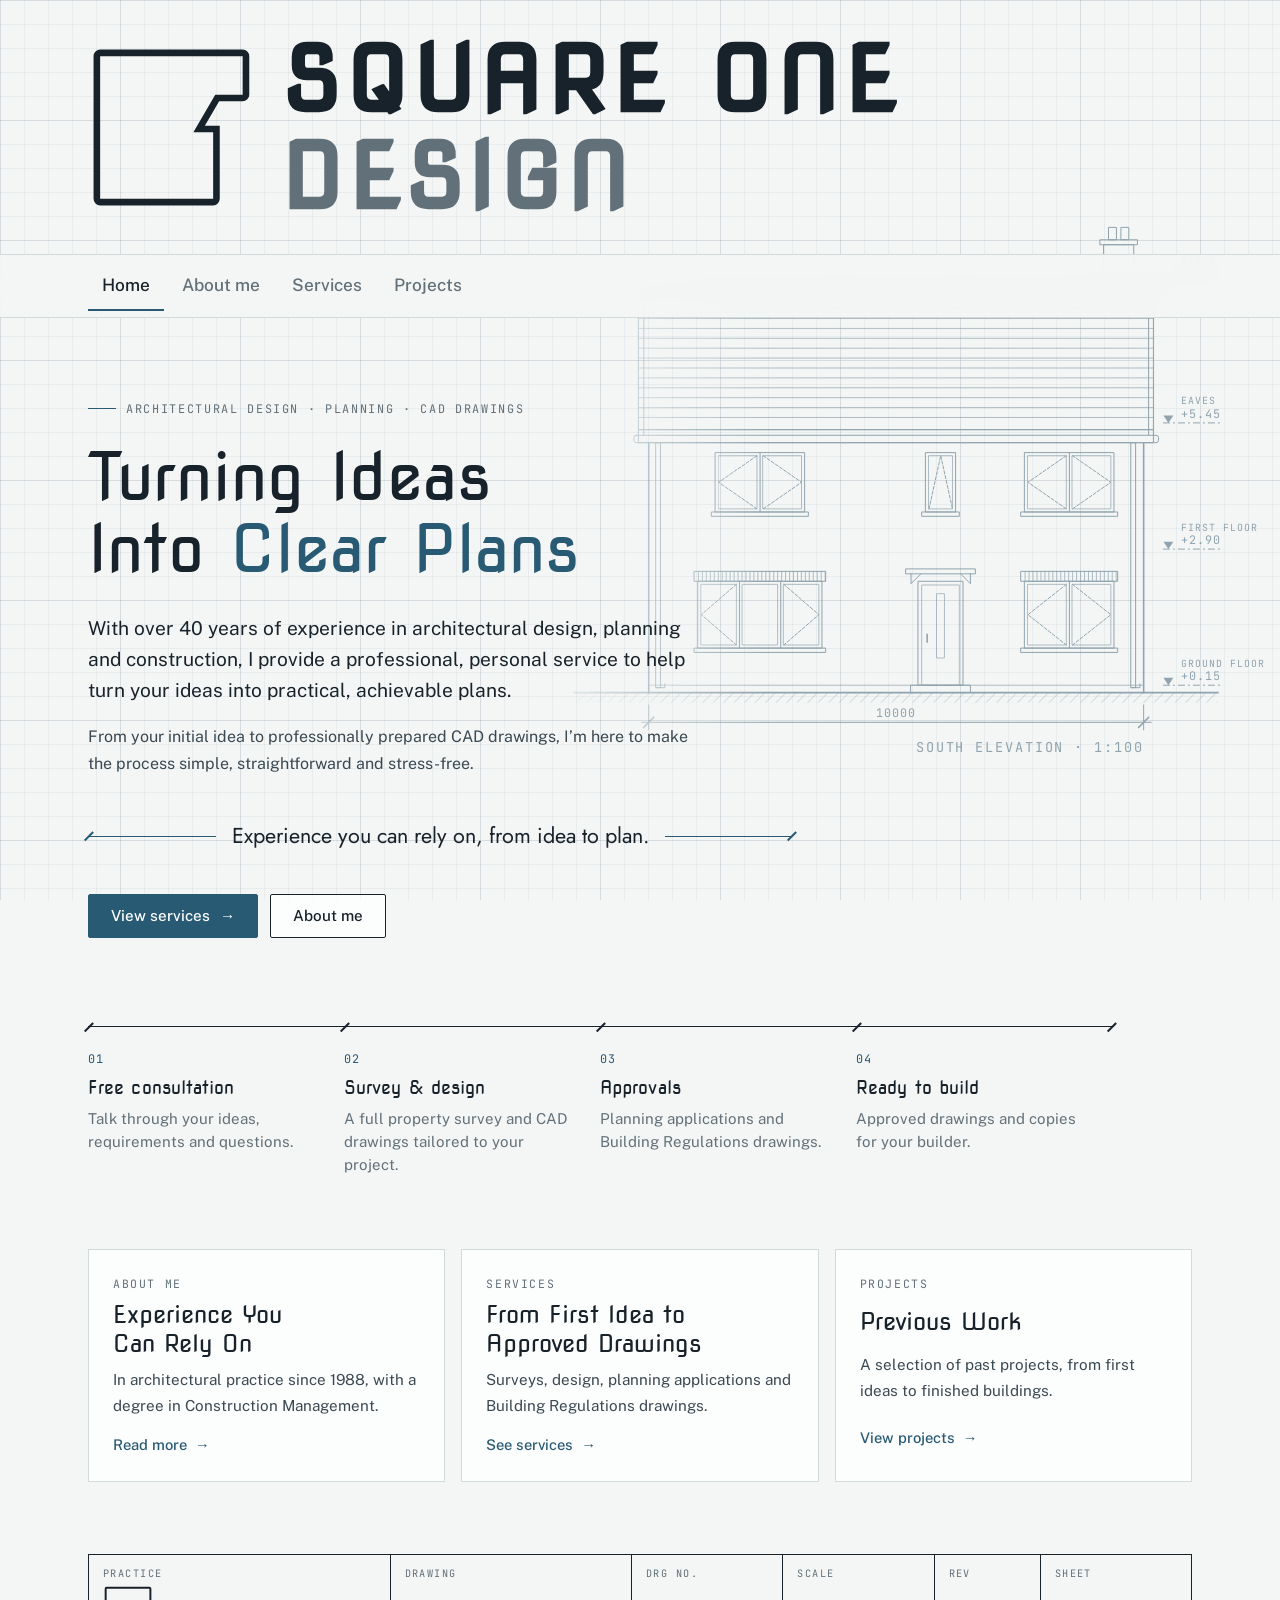
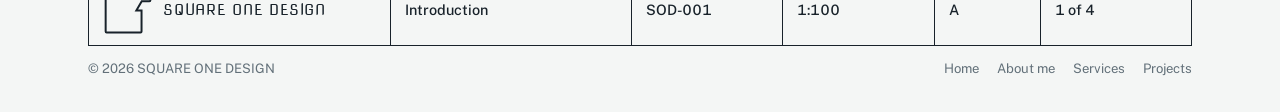
<file: index.html>
<!doctype html>
<html lang="en-GB">
<head>
<meta charset="utf-8">
<meta name="viewport" content="width=device-width, initial-scale=1, viewport-fit=cover">
<meta name="description" content="Square One Design — architectural design, planning applications and Building Regulations drawings, with over 40 years of experience.">
<meta property="og:title" content="Square One Design">
<meta property="og:description" content="Turning ideas into clear plans. Architectural design, planning and CAD drawings.">
<link rel="icon" href="favicon.svg" type="image/svg+xml">
<title>Square One Design</title>
<link rel="preconnect" href="https://fonts.googleapis.com">
<link rel="preconnect" href="https://fonts.gstatic.com" crossorigin>
<link rel="stylesheet" href="https://fonts.googleapis.com/css2?family=Jost:wght@300;400;500&family=Nova+Square&family=Public+Sans:wght@400;500;600&family=JetBrains+Mono:wght@400&display=swap">
<link rel="stylesheet" href="css/style.css">
</head>
<body>
<div class="backdrop" aria-hidden="true">
  <svg class="dwg is-on" id="dwg-elev" viewBox="0 0 600 450" xmlns="http://www.w3.org/2000/svg"><defs><pattern id="he" width="6" height="6" patternUnits="userSpaceOnUse" patternTransform="rotate(45)"><line class="hl" x1="0" y1="0" x2="0" y2="6"/></pattern></defs><rect class="" x="40" y="392" width="520" height="8" style="fill:url(#he);stroke:none"/><line class="d heavy" x1="40" y1="392" x2="560" y2="392"/><path class="d heavy" d="M100 392 V190 M500 392 V190"/><line class="d thin" x1="100" y1="386" x2="500" y2="386"/><rect class="d" x="92" y="65.62" width="416" height="113.86"/><rect class="d" x="90" y="61.12" width="420" height="6.5" rx="1.5"/><line class="d thin" x1="92" y1="73.62" x2="508" y2="73.62"/><line class="d thin" x1="92" y1="81.62" x2="508" y2="81.62"/><line class="d thin" x1="92" y1="89.62" x2="508" y2="89.62"/><line class="d thin" x1="92" y1="97.62" x2="508" y2="97.62"/><line class="d thin" x1="92" y1="105.62" x2="508" y2="105.62"/><line class="d thin" x1="92" y1="113.62" x2="508" y2="113.62"/><line class="d thin" x1="92" y1="121.62" x2="508" y2="121.62"/><line class="d thin" x1="92" y1="129.62" x2="508" y2="129.62"/><line class="d thin" x1="92" y1="137.62" x2="508" y2="137.62"/><line class="d thin" x1="92" y1="145.62" x2="508" y2="145.62"/><line class="d thin" x1="92" y1="153.62" x2="508" y2="153.62"/><line class="d thin" x1="92" y1="161.62" x2="508" y2="161.62"/><line class="d thin" x1="92" y1="169.62" x2="508" y2="169.62"/><rect class="d" x="92" y="179.48" width="416" height="10.52"/><rect class="d" x="88" y="184" width="424" height="6" rx="2"/><line class="d" x1="96" y1="65.62" x2="96" y2="184"/><line class="d" x1="504" y1="65.62" x2="504" y2="184"/><rect class="d" x="468" y="30" width="24" height="31.12"/><rect class="d" x="465" y="26" width="30" height="4"/><rect class="d" x="472" y="16" width="6" height="10"/><rect class="d" x="482" y="16" width="6" height="10"/><rect class="d" x="106" y="190" width="3.5" height="198"/><path class="d" d="M106 388 h7 v-3"/><rect class="d" x="490" y="190" width="3.5" height="198"/><path class="d" d="M490 388 h7 v-3"/><rect class="d" x="137" y="294" width="106" height="8"/><line class="d thin" x1="140.2" y1="294" x2="140.2" y2="302"/><line class="d thin" x1="143.4" y1="294" x2="143.4" y2="302"/><line class="d thin" x1="146.6" y1="294" x2="146.6" y2="302"/><line class="d thin" x1="149.8" y1="294" x2="149.8" y2="302"/><line class="d thin" x1="153" y1="294" x2="153" y2="302"/><line class="d thin" x1="156.2" y1="294" x2="156.2" y2="302"/><line class="d thin" x1="159.4" y1="294" x2="159.4" y2="302"/><line class="d thin" x1="162.6" y1="294" x2="162.6" y2="302"/><line class="d thin" x1="165.8" y1="294" x2="165.8" y2="302"/><line class="d thin" x1="169" y1="294" x2="169" y2="302"/><line class="d thin" x1="172.2" y1="294" x2="172.2" y2="302"/><line class="d thin" x1="175.4" y1="294" x2="175.4" y2="302"/><line class="d thin" x1="178.6" y1="294" x2="178.6" y2="302"/><line class="d thin" x1="181.8" y1="294" x2="181.8" y2="302"/><line class="d thin" x1="185" y1="294" x2="185" y2="302"/><line class="d thin" x1="188.2" y1="294" x2="188.2" y2="302"/><line class="d thin" x1="191.4" y1="294" x2="191.4" y2="302"/><line class="d thin" x1="194.6" y1="294" x2="194.6" y2="302"/><line class="d thin" x1="197.8" y1="294" x2="197.8" y2="302"/><line class="d thin" x1="201" y1="294" x2="201" y2="302"/><line class="d thin" x1="204.2" y1="294" x2="204.2" y2="302"/><line class="d thin" x1="207.4" y1="294" x2="207.4" y2="302"/><line class="d thin" x1="210.6" y1="294" x2="210.6" y2="302"/><line class="d thin" x1="213.8" y1="294" x2="213.8" y2="302"/><line class="d thin" x1="217" y1="294" x2="217" y2="302"/><line class="d thin" x1="220.2" y1="294" x2="220.2" y2="302"/><line class="d thin" x1="223.4" y1="294" x2="223.4" y2="302"/><line class="d thin" x1="226.6" y1="294" x2="226.6" y2="302"/><line class="d thin" x1="229.8" y1="294" x2="229.8" y2="302"/><line class="d thin" x1="233" y1="294" x2="233" y2="302"/><line class="d thin" x1="236.2" y1="294" x2="236.2" y2="302"/><line class="d thin" x1="239.4" y1="294" x2="239.4" y2="302"/><line class="d thin" x1="242.6" y1="294" x2="242.6" y2="302"/><rect class="d" x="137" y="356" width="106" height="3.5"/><rect class="d" x="140" y="302" width="100" height="54"/><rect class="d thin" x="142.5" y="304.5" width="28.33" height="49"/><path class="d dash2" d="M170.83 304.5 L142.5 329 L170.83 353.5"/><line class="d" x1="173.33" y1="302" x2="173.33" y2="356"/><rect class="d thin" x="175.83" y="304.5" width="28.33" height="49"/><line class="d" x1="206.67" y1="302" x2="206.67" y2="356"/><rect class="d thin" x="209.17" y="304.5" width="28.33" height="49"/><path class="d dash2" d="M209.17 304.5 L237.5 329 L209.17 353.5"/><rect class="d" x="401" y="294" width="78" height="8"/><line class="d thin" x1="404.2" y1="294" x2="404.2" y2="302"/><line class="d thin" x1="407.4" y1="294" x2="407.4" y2="302"/><line class="d thin" x1="410.6" y1="294" x2="410.6" y2="302"/><line class="d thin" x1="413.8" y1="294" x2="413.8" y2="302"/><line class="d thin" x1="417" y1="294" x2="417" y2="302"/><line class="d thin" x1="420.2" y1="294" x2="420.2" y2="302"/><line class="d thin" x1="423.4" y1="294" x2="423.4" y2="302"/><line class="d thin" x1="426.6" y1="294" x2="426.6" y2="302"/><line class="d thin" x1="429.8" y1="294" x2="429.8" y2="302"/><line class="d thin" x1="433" y1="294" x2="433" y2="302"/><line class="d thin" x1="436.2" y1="294" x2="436.2" y2="302"/><line class="d thin" x1="439.4" y1="294" x2="439.4" y2="302"/><line class="d thin" x1="442.6" y1="294" x2="442.6" y2="302"/><line class="d thin" x1="445.8" y1="294" x2="445.8" y2="302"/><line class="d thin" x1="449" y1="294" x2="449" y2="302"/><line class="d thin" x1="452.2" y1="294" x2="452.2" y2="302"/><line class="d thin" x1="455.4" y1="294" x2="455.4" y2="302"/><line class="d thin" x1="458.6" y1="294" x2="458.6" y2="302"/><line class="d thin" x1="461.8" y1="294" x2="461.8" y2="302"/><line class="d thin" x1="465" y1="294" x2="465" y2="302"/><line class="d thin" x1="468.2" y1="294" x2="468.2" y2="302"/><line class="d thin" x1="471.4" y1="294" x2="471.4" y2="302"/><line class="d thin" x1="474.6" y1="294" x2="474.6" y2="302"/><line class="d thin" x1="477.8" y1="294" x2="477.8" y2="302"/><rect class="d" x="401" y="356" width="78" height="3.5"/><rect class="d" x="404" y="302" width="72" height="54"/><rect class="d thin" x="406.5" y="304.5" width="31" height="49"/><path class="d dash2" d="M437.5 304.5 L406.5 329 L437.5 353.5"/><line class="d" x1="440" y1="302" x2="440" y2="356"/><rect class="d thin" x="442.5" y="304.5" width="31" height="49"/><path class="d dash2" d="M442.5 304.5 L473.5 329 L442.5 353.5"/><rect class="d" x="318" y="302" width="36" height="84"/><rect class="d thin" x="321" y="305" width="30" height="81"/><rect class="d thin" x="333" y="312" width="6" height="52"/><line class="d heavy" x1="325" y1="345" x2="325" y2="351"/><rect class="d" x="308" y="292" width="56" height="4"/><path class="d" d="M312 296.0 L312 304.0 L320 296.0"/><path class="d" d="M360 296.0 L360 304.0 L352 296.0"/><rect class="d" x="312" y="386" width="48" height="6"/><rect class="d" x="151" y="246" width="78" height="3.5"/><rect class="d" x="154" y="198" width="72" height="48"/><rect class="d thin" x="156.5" y="200.5" width="31" height="43"/><path class="d dash2" d="M187.5 200.5 L156.5 222 L187.5 243.5"/><line class="d" x1="190" y1="198" x2="190" y2="246"/><rect class="d thin" x="192.5" y="200.5" width="31" height="43"/><path class="d dash2" d="M192.5 200.5 L223.5 222 L192.5 243.5"/><rect class="d" x="321" y="246" width="30" height="3.5"/><rect class="d" x="324" y="198" width="24" height="48"/><rect class="d thin" x="326.5" y="200.5" width="19" height="43"/><path class="d dash2" d="M326.5 243.5 L336 200.5 L345.5 243.5"/><rect class="d" x="401" y="246" width="78" height="3.5"/><rect class="d" x="404" y="198" width="72" height="48"/><rect class="d thin" x="406.5" y="200.5" width="31" height="43"/><path class="d dash2" d="M437.5 200.5 L406.5 222 L437.5 243.5"/><line class="d" x1="440" y1="198" x2="440" y2="246"/><rect class="d thin" x="442.5" y="200.5" width="31" height="43"/><path class="d dash2" d="M442.5 200.5 L473.5 222 L442.5 243.5"/><line class="d" x1="100" y1="402" x2="100" y2="422"/><line class="d" x1="500" y1="402" x2="500" y2="422"/><line class="d" x1="94" y1="416" x2="506" y2="416"/><line class="d heavy" x1="96" y1="420" x2="104" y2="412"/><line class="d heavy" x1="496" y1="420" x2="504" y2="412"/><text x="300" y="412" text-anchor="middle">10000</text><line class="d dash" x1="516" y1="61.12" x2="562" y2="61.12"/><path class="solid" d="M520 61.12 L516 55.12 L524 55.12 Z"/><text x="530" y="57.12">+8.27</text><text x="530" y="46.12" class="sm">RIDGE</text><line class="d dash" x1="516" y1="174" x2="562" y2="174"/><path class="solid" d="M520 174 L516 168 L524 168 Z"/><text x="530" y="170">+5.45</text><text x="530" y="159" class="sm">EAVES</text><line class="d dash" x1="516" y1="276" x2="562" y2="276"/><path class="solid" d="M520 276 L516 270 L524 270 Z"/><text x="530" y="272">+2.90</text><text x="530" y="261" class="sm">FIRST FLOOR</text><line class="d dash" x1="516" y1="386" x2="562" y2="386"/><path class="solid" d="M520 386 L516 380 L524 380 Z"/><text x="530" y="382">+0.15</text><text x="530" y="371" class="sm">GROUND FLOOR</text><text x="500" y="440" text-anchor="end" class="big">SOUTH ELEVATION · 1:100</text></svg>
</div>

<div class="site">
  <header class="masthead">
    <div class="wrap">
      <a class="brand" href="index.html" aria-label="Square One Design — home">
        <svg class="logo" viewBox="0 0 960 960" aria-hidden="true"><path d="M51 70A19 19 0 0 1 70 51H891A19 19 0 0 1 910 70V292A19 19 0 0 1 891 311H744L640 490H740V892A19 19 0 0 1 721 911H70A19 19 0 0 1 51 892Z"/></svg>
        <span class="wordmark"><span class="wm-1">Square One</span> <span class="wm-2">Design</span></span>
      </a>
    </div>
  </header>
  <div class="navbar">
    <div class="wrap">
      <nav class="nav" aria-label="Main">
        <a href="index.html" aria-current="page">Home</a>
        <a href="about.html">About me</a>
        <a href="services.html">Services</a>
        <a href="projects.html">Projects</a>
      </nav>
    </div>
  </div>

  <main class="wrap">

    <!-- INTRODUCTION -->
    <section class="page" id="page-home">
      <p class="eyebrow">Architectural design · Planning · CAD drawings</p>
      <h1>Turning Ideas Into <em>Clear Plans</em></h1>
      <div class="prose">
        <p class="lead">With over 40 years of experience in architectural design, planning and construction, I provide a professional, personal service to help turn your ideas into practical, achievable plans.</p>
        <p>From your initial idea to professionally prepared CAD drawings, I’m here to make the process simple, straightforward and stress-free.</p>
      </div>
      <p class="dim"><span class="dim-rule only-left"></span><span class="dim-text">Experience you can rely on, from idea to plan.</span><span class="dim-rule only-right"></span></p>
      <div class="actions">
        <a class="btn btn-primary" href="services.html">View services <span class="arrow" aria-hidden="true">→</span></a>
        <a class="btn btn-ghost" href="about.html">About me</a>
      </div>

      <div class="process" aria-label="From idea to plan">
        <div class="step"><span class="step-no">01</span><h3>Free consultation</h3><p>Talk through your ideas, requirements and questions.</p></div>
        <div class="step"><span class="step-no">02</span><h3>Survey &amp; design</h3><p>A full property survey and CAD drawings tailored to your project.</p></div>
        <div class="step"><span class="step-no">03</span><h3>Approvals</h3><p>Planning applications and Building Regulations drawings.</p></div>
        <div class="step"><span class="step-no">04</span><h3>Ready to build</h3><p>Approved drawings and copies for your builder.</p></div>
      </div>

      <div class="card-links">
        <a class="card-link" href="about.html">
          <span class="k">About me</span>
          <h2>Experience You Can Rely On</h2>
          <p>In architectural practice since 1988, with a degree in Construction Management.</p>
          <span class="go">Read more <span class="arrow" aria-hidden="true">→</span></span>
        </a>
        <a class="card-link" href="services.html">
          <span class="k">Services</span>
          <h2>From First Idea to Approved Drawings</h2>
          <p>Surveys, design, planning applications and Building Regulations drawings.</p>
          <span class="go">See services <span class="arrow" aria-hidden="true">→</span></span>
        </a>
        <a class="card-link" href="projects.html">
          <span class="k">Projects</span>
          <h2>Previous Work</h2>
          <p>A selection of past projects, from first ideas to finished buildings.</p>
          <span class="go">View projects <span class="arrow" aria-hidden="true">→</span></span>
        </a>
      </div>
    </section>

  </main>

  <footer class="foot wrap">
    <div class="titleblock" aria-label="Drawing title block">
      <div class="tb"><span class="k">Practice</span><span class="v brandv tb-brand"><svg class="logo" viewBox="0 0 960 960" aria-hidden="true"><path d="M51 70A19 19 0 0 1 70 51H891A19 19 0 0 1 910 70V292A19 19 0 0 1 891 311H744L640 490H740V892A19 19 0 0 1 721 911H70A19 19 0 0 1 51 892Z"/></svg>Square One Design</span></div>
      <div class="tb"><span class="k">Drawing</span><span class="v">Introduction</span></div>
      <div class="tb"><span class="k">Drg no.</span><span class="v">SOD-001</span></div>
      <div class="tb"><span class="k">Scale</span><span class="v">1:100</span></div>
      <div class="tb"><span class="k">Rev</span><span class="v">A</span></div>
      <div class="tb"><span class="k">Sheet</span><span class="v">1 of 4</span></div>
    </div>
    <div class="foot-meta">
      <span>© 2026 SQUARE ONE DESIGN</span>
      <nav aria-label="Footer">
        <a href="index.html">Home</a>
        <a href="about.html">About me</a>
        <a href="services.html">Services</a>
        <a href="projects.html">Projects</a>
      </nav>
    </div>
  </footer>
</div>
</body>
</html>
</file>
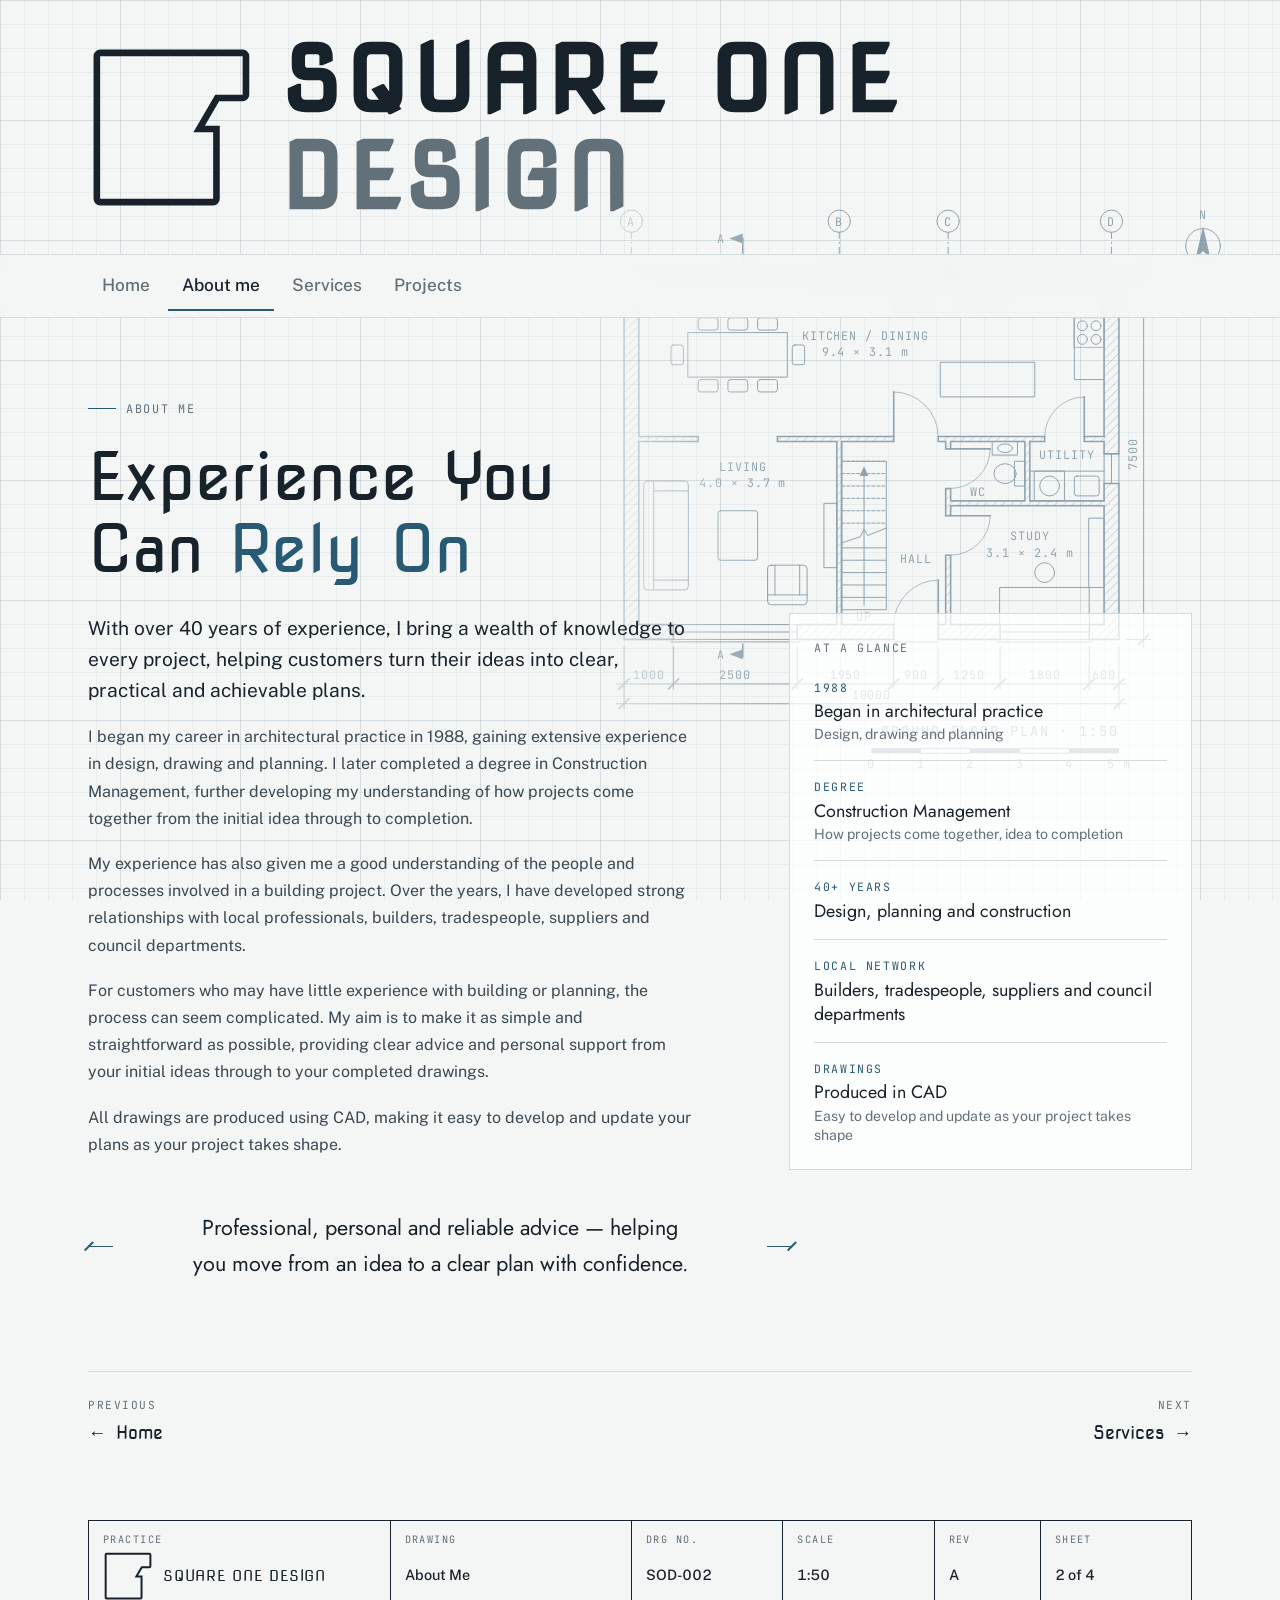
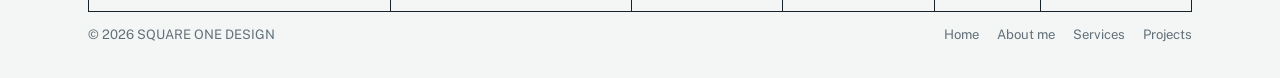
<file: about.html>
<!doctype html>
<html lang="en-GB">
<head>
<meta charset="utf-8">
<meta name="viewport" content="width=device-width, initial-scale=1, viewport-fit=cover">
<meta name="description" content="Square One Design — architectural design, planning applications and Building Regulations drawings, with over 40 years of experience.">
<meta property="og:title" content="Square One Design">
<meta property="og:description" content="Turning ideas into clear plans. Architectural design, planning and CAD drawings.">
<link rel="icon" href="favicon.svg" type="image/svg+xml">
<title>About Me – Square One Design</title>
<link rel="preconnect" href="https://fonts.googleapis.com">
<link rel="preconnect" href="https://fonts.gstatic.com" crossorigin>
<link rel="stylesheet" href="https://fonts.googleapis.com/css2?family=Jost:wght@300;400;500&family=Nova+Square&family=Public+Sans:wght@400;500;600&family=JetBrains+Mono:wght@400&display=swap">
<link rel="stylesheet" href="css/style.css">
</head>
<body>
<div class="backdrop" aria-hidden="true">
  <svg class="dwg is-on" id="dwg-plan" viewBox="0 0 600 472" xmlns="http://www.w3.org/2000/svg"><defs><pattern id="hp" width="5" height="5" patternUnits="userSpaceOnUse" patternTransform="rotate(45)"><line class="hl" x1="0" y1="0" x2="0" y2="5"/></pattern></defs><path d="M392 60 L392 72 L468 72 L468 196 L452 196 L452 200 L468 200 L468 210 L480 210 L480 60Z M240 60 L240 72 L340 72 L340 60Z M80 60 L80 360 L120 360 L120 348 L92 348 L92 200 L140 200 L140 196 L92 196 L92 72 L120 72 L120 60Z M298 360 L298 348 L256 348 L256 200 L298 200 L298 196 L204 196 L204 200 L252 200 L252 348 L220 348 L220 360Z M384 360 L384 348 L344 348 L344 292 L340 292 L340 348 L334 348 L334 360Z M480 360 L480 234 L468 234 L468 248 L408 248 L408 200 L420 200 L420 196 L334 196 L334 200 L340 200 L340 206 L344 206 L344 200 L404 200 L404 248 L344 248 L344 238 L340 238 L340 260 L344 260 L344 252 L468 252 L468 348 L456 348 L456 360Z" style="fill:url(#hp)" class="d heavy wall"/><line class="d" x1="340" y1="60" x2="392" y2="60"/><line class="d" x1="340" y1="66" x2="392" y2="66"/><line class="d" x1="340" y1="72" x2="392" y2="72"/><line class="d" x1="120" y1="348" x2="220" y2="348"/><line class="d" x1="120" y1="354" x2="220" y2="354"/><line class="d" x1="120" y1="360" x2="220" y2="360"/><line class="d" x1="384" y1="348" x2="456" y2="348"/><line class="d" x1="384" y1="354" x2="456" y2="354"/><line class="d" x1="384" y1="360" x2="456" y2="360"/><line class="d" x1="468" y1="210" x2="468" y2="234"/><line class="d" x1="474" y1="210" x2="474" y2="234"/><line class="d" x1="480" y1="210" x2="480" y2="234"/><line class="d" x1="118" y1="362" x2="222" y2="362"/><line class="d" x1="382" y1="362" x2="458" y2="362"/><line class="d" x1="338" y1="58" x2="394" y2="58"/><rect class="d" x="120" y="63" width="64" height="2.5"/><rect class="d" x="176" y="66.5" width="64" height="2.5"/><line class="d thin" x1="120" y1="60" x2="240" y2="60"/><line class="d thin" x1="120" y1="72" x2="240" y2="72"/><line class="d heavy" x1="334" y1="348" x2="334" y2="312"/><path class="d thin" d="M334 312 A36 36 0 0 0 298 348"/><line class="d" x1="298" y1="362" x2="334" y2="362"/><line class="d heavy" x1="298" y1="196" x2="298" y2="160"/><path class="d thin" d="M298 160 A36 36 0 0 1 334 196"/><line class="d heavy" x1="452" y1="196" x2="452" y2="164"/><path class="d thin" d="M452 164 A32 32 0 0 0 420 196"/><line class="d heavy" x1="344" y1="206" x2="376" y2="206"/><path class="d thin" d="M376 206 A32 32 0 0 1 344 238"/><line class="d heavy" x1="344" y1="260" x2="376" y2="260"/><path class="d thin" d="M376 260 A32 32 0 0 1 344 292"/><path class="d" d="M256 216 H292 V336 H256"/><line class="d" x1="256" y1="326" x2="292" y2="326"/><line class="d" x1="256" y1="316" x2="292" y2="316"/><line class="d" x1="256" y1="306" x2="292" y2="306"/><line class="d" x1="256" y1="296" x2="292" y2="296"/><line class="d" x1="256" y1="286" x2="292" y2="286"/><line class="d dash2" x1="256" y1="266" x2="292" y2="266"/><line class="d dash2" x1="256" y1="256" x2="292" y2="256"/><line class="d dash2" x1="256" y1="246" x2="292" y2="246"/><line class="d dash2" x1="256" y1="236" x2="292" y2="236"/><line class="d dash2" x1="256" y1="226" x2="292" y2="226"/><line class="d dash2" x1="256" y1="216" x2="292" y2="216"/><path class="d" d="M256 282 L271 277 L274 271 L277 276 L292 270"/><line class="d" x1="274" y1="332" x2="274" y2="226"/><path class="solid" d="M274 220 L270.5 228 L277.5 228 Z"/><text x="274" y="345" text-anchor="middle">UP</text><path class="d" d="M300 72 V96 H444 V150 H468"/><rect class="d" x="300" y="72" width="24" height="24"/><line class="d" x1="300" y1="72" x2="324" y2="96"/><line class="d" x1="324" y1="72" x2="300" y2="96"/><rect class="d" x="350" y="76" width="22" height="16" rx="2"/><line class="d thin" x1="378" y1="78" x2="378" y2="90"/><line class="d thin" x1="382" y1="78" x2="382" y2="90"/><line class="d thin" x1="386" y1="78" x2="386" y2="90"/><line class="d thin" x1="390" y1="78" x2="390" y2="90"/><circle class="d" cx="450.5" cy="106.5" r="4"/><circle class="d" cx="450.5" cy="117.5" r="4"/><circle class="d" cx="461.5" cy="106.5" r="4"/><circle class="d" cx="461.5" cy="117.5" r="4"/><rect class="d thin" x="444" y="100" width="24" height="24"/><rect class="d" x="336" y="136" width="76" height="28"/><rect class="d" x="132" y="112" width="80" height="36"/><rect class="d" x="140" y="100" width="16" height="10" rx="2"/><rect class="d" x="140" y="150" width="16" height="10" rx="2"/><rect class="d" x="164" y="100" width="16" height="10" rx="2"/><rect class="d" x="164" y="150" width="16" height="10" rx="2"/><rect class="d" x="188" y="100" width="16" height="10" rx="2"/><rect class="d" x="188" y="150" width="16" height="10" rx="2"/><rect class="d" x="118" y="122" width="10" height="16" rx="2"/><rect class="d" x="216" y="122" width="10" height="16" rx="2"/><rect class="d" x="96" y="232" width="36" height="88" rx="3"/><line class="d" x1="104" y1="232" x2="104" y2="320"/><line class="d" x1="104" y1="240" x2="132" y2="240"/><line class="d" x1="104" y1="312" x2="132" y2="312"/><rect class="d" x="156" y="256" width="32" height="40" rx="2"/><rect class="d" x="196" y="300" width="32" height="32" rx="3"/><line class="d" x1="196" y1="324" x2="228" y2="324"/><line class="d" x1="202" y1="300" x2="202" y2="324"/><line class="d" x1="222" y1="300" x2="222" y2="324"/><rect class="d" x="242" y="250" width="10" height="52"/><rect class="d" x="396" y="216" width="8" height="20"/><ellipse class="d" cx="388" cy="226" rx="9" ry="8"/><rect class="d" x="378" y="200" width="20" height="11"/><ellipse class="d" cx="388" cy="205.5" rx="6" ry="3.5"/><path class="d" d="M408 224 H468"/><rect class="d" x="412" y="224" width="24" height="24"/><circle class="d" cx="424" cy="236" r="8"/><rect class="d" x="444" y="228" width="20" height="16" rx="2"/><rect class="d" x="384" y="318" width="72" height="30"/><circle class="d" cx="420" cy="306" r="8"/><rect class="d" x="456" y="262" width="12" height="56"/><text x="275" y="118" text-anchor="middle">KITCHEN / DINING</text><text x="275" y="131" text-anchor="middle">9.4 × 3.1 m</text><text x="176" y="224" text-anchor="middle">LIVING</text><text x="176" y="237" text-anchor="middle">4.0 × 3.7 m</text><text x="408" y="280" text-anchor="middle">STUDY</text><text x="408" y="293" text-anchor="middle">3.1 × 2.4 m</text><text x="316" y="298" text-anchor="middle">HALL</text><text x="366" y="244" text-anchor="middle">WC</text><text x="438" y="214" text-anchor="middle">UTILITY</text><line class="d dash" x1="86" y1="31" x2="86" y2="58"/><circle class="d" cx="86" cy="22" r="9"/><text x="86" y="25.5" text-anchor="middle">A</text><line class="d dash" x1="254" y1="31" x2="254" y2="58"/><circle class="d" cx="254" cy="22" r="9"/><text x="254" y="25.5" text-anchor="middle">B</text><line class="d dash" x1="342" y1="31" x2="342" y2="58"/><circle class="d" cx="342" cy="22" r="9"/><text x="342" y="25.5" text-anchor="middle">C</text><line class="d dash" x1="474" y1="31" x2="474" y2="58"/><circle class="d" cx="474" cy="22" r="9"/><text x="474" y="25.5" text-anchor="middle">D</text><line class="d heavy" x1="176" y1="36" x2="176" y2="56"/><path class="solid" d="M176 32 L165 36 L176 40 Z"/><text x="158" y="39.5" text-anchor="middle">A</text><line class="d heavy" x1="176" y1="364" x2="176" y2="374"/><path class="solid" d="M176 368 L165 372 L176 376 Z"/><text x="158" y="375.5" text-anchor="middle">A</text><line class="d" x1="80" y1="366" x2="80" y2="400"/><line class="d" x1="120" y1="366" x2="120" y2="400"/><line class="d" x1="220" y1="366" x2="220" y2="400"/><line class="d" x1="298" y1="366" x2="298" y2="400"/><line class="d" x1="334" y1="366" x2="334" y2="400"/><line class="d" x1="384" y1="366" x2="384" y2="400"/><line class="d" x1="456" y1="366" x2="456" y2="400"/><line class="d" x1="480" y1="366" x2="480" y2="400"/><line class="d" x1="74" y1="396" x2="486" y2="396"/><line class="d heavy" x1="76" y1="400" x2="84" y2="392"/><line class="d heavy" x1="116" y1="400" x2="124" y2="392"/><line class="d heavy" x1="216" y1="400" x2="224" y2="392"/><line class="d heavy" x1="294" y1="400" x2="302" y2="392"/><line class="d heavy" x1="330" y1="400" x2="338" y2="392"/><line class="d heavy" x1="380" y1="400" x2="388" y2="392"/><line class="d heavy" x1="452" y1="400" x2="460" y2="392"/><line class="d heavy" x1="476" y1="400" x2="484" y2="392"/><text x="100" y="392" text-anchor="middle">1000</text><text x="170" y="392" text-anchor="middle">2500</text><text x="259" y="392" text-anchor="middle">1950</text><text x="316" y="392" text-anchor="middle">900</text><text x="359" y="392" text-anchor="middle">1250</text><text x="420" y="392" text-anchor="middle">1800</text><text x="468" y="392" text-anchor="middle">600</text><line class="d" x1="80" y1="398" x2="80" y2="416"/><line class="d" x1="480" y1="398" x2="480" y2="416"/><line class="d" x1="74" y1="412" x2="486" y2="412"/><line class="d heavy" x1="76" y1="416" x2="84" y2="408"/><line class="d heavy" x1="476" y1="416" x2="484" y2="408"/><text x="280" y="408" text-anchor="middle">10000</text><line class="d" x1="486" y1="60" x2="506" y2="60"/><line class="d" x1="486" y1="360" x2="506" y2="360"/><line class="d" x1="500" y1="54" x2="500" y2="366"/><line class="d heavy" x1="496" y1="64" x2="504" y2="56"/><line class="d heavy" x1="496" y1="364" x2="504" y2="356"/><text x="495" y="210" text-anchor="middle" transform="rotate(-90 495 210)">7500</text><circle class="d" cx="548" cy="42" r="14"/><path class="solid" d="M548 26 L554 52 L548 46 L542 52 Z"/><text x="548" y="20" text-anchor="middle">N</text><rect class="solid" x="280" y="448" width="40" height="4"/><rect class="d" x="320" y="448" width="40" height="4"/><rect class="solid" x="360" y="448" width="40" height="4"/><rect class="d" x="400" y="448" width="40" height="4"/><rect class="solid" x="440" y="448" width="40" height="4"/><text x="280" y="464" text-anchor="middle">0</text><text x="320" y="464" text-anchor="middle">1</text><text x="360" y="464" text-anchor="middle">2</text><text x="400" y="464" text-anchor="middle">3</text><text x="440" y="464" text-anchor="middle">4</text><text x="480" y="464" text-anchor="middle">5 m</text><text x="480" y="438" text-anchor="end" class="big">GROUND FLOOR PLAN · 1:50</text></svg>
</div>

<div class="site">
  <header class="masthead">
    <div class="wrap">
      <a class="brand" href="index.html" aria-label="Square One Design — home">
        <svg class="logo" viewBox="0 0 960 960" aria-hidden="true"><path d="M51 70A19 19 0 0 1 70 51H891A19 19 0 0 1 910 70V292A19 19 0 0 1 891 311H744L640 490H740V892A19 19 0 0 1 721 911H70A19 19 0 0 1 51 892Z"/></svg>
        <span class="wordmark"><span class="wm-1">Square One</span> <span class="wm-2">Design</span></span>
      </a>
    </div>
  </header>
  <div class="navbar">
    <div class="wrap">
      <nav class="nav" aria-label="Main">
        <a href="index.html">Home</a>
        <a href="about.html" aria-current="page">About me</a>
        <a href="services.html">Services</a>
        <a href="projects.html">Projects</a>
      </nav>
    </div>
  </div>

  <main class="wrap">

    <!-- ABOUT ME -->
    <section class="page" id="page-about">
      <p class="eyebrow">About me</p>
      <h1>Experience You Can <em>Rely On</em></h1>
      <div class="about-grid">
        <div class="prose">
          <p class="lead">With over 40 years of experience, I bring a wealth of knowledge to every project, helping customers turn their ideas into clear, practical and achievable plans.</p>
          <p>I began my career in architectural practice in 1988, gaining extensive experience in design, drawing and planning. I later completed a degree in Construction Management, further developing my understanding of how projects come together from the initial idea through to completion.</p>
          <p>My experience has also given me a good understanding of the people and processes involved in a building project. Over the years, I have developed strong relationships with local professionals, builders, tradespeople, suppliers and council departments.</p>
          <p>For customers who may have little experience with building or planning, the process can seem complicated. My aim is to make it as simple and straightforward as possible, providing clear advice and personal support from your initial ideas through to your completed drawings.</p>
          <p>All drawings are produced using CAD, making it easy to develop and update your plans as your project takes shape.</p>
        </div>
        <dl class="facts">
          <div class="facts-title">At a glance</div>
          <div class="fact"><dt>1988</dt><dd>Began in architectural practice<small>Design, drawing and planning</small></dd></div>
          <div class="fact"><dt>Degree</dt><dd>Construction Management<small>How projects come together, idea to completion</small></dd></div>
          <div class="fact"><dt>40+ years</dt><dd>Design, planning and construction</dd></div>
          <div class="fact"><dt>Local network</dt><dd>Builders, tradespeople, suppliers and council departments</dd></div>
          <div class="fact"><dt>Drawings</dt><dd>Produced in CAD<small>Easy to develop and update as your project takes shape</small></dd></div>
        </dl>
      </div>
      <p class="dim"><span class="dim-rule only-left"></span><span class="dim-text">Professional, personal and reliable advice — helping you move from an idea to a clear plan with confidence.</span><span class="dim-rule only-right"></span></p>

      <nav class="pager" aria-label="Pages">
        <a href="index.html"><span class="k">Previous</span><span class="t"><span class="arrow" aria-hidden="true">←</span> Home</span></a>
        <a class="next" href="services.html"><span class="k">Next</span><span class="t">Services <span class="arrow" aria-hidden="true">→</span></span></a>
      </nav>
    </section>

  </main>

  <footer class="foot wrap">
    <div class="titleblock" aria-label="Drawing title block">
      <div class="tb"><span class="k">Practice</span><span class="v brandv tb-brand"><svg class="logo" viewBox="0 0 960 960" aria-hidden="true"><path d="M51 70A19 19 0 0 1 70 51H891A19 19 0 0 1 910 70V292A19 19 0 0 1 891 311H744L640 490H740V892A19 19 0 0 1 721 911H70A19 19 0 0 1 51 892Z"/></svg>Square One Design</span></div>
      <div class="tb"><span class="k">Drawing</span><span class="v">About Me</span></div>
      <div class="tb"><span class="k">Drg no.</span><span class="v">SOD-002</span></div>
      <div class="tb"><span class="k">Scale</span><span class="v">1:50</span></div>
      <div class="tb"><span class="k">Rev</span><span class="v">A</span></div>
      <div class="tb"><span class="k">Sheet</span><span class="v">2 of 4</span></div>
    </div>
    <div class="foot-meta">
      <span>© 2026 SQUARE ONE DESIGN</span>
      <nav aria-label="Footer">
        <a href="index.html">Home</a>
        <a href="about.html">About me</a>
        <a href="services.html">Services</a>
        <a href="projects.html">Projects</a>
      </nav>
    </div>
  </footer>
</div>
</body>
</html>
</file>
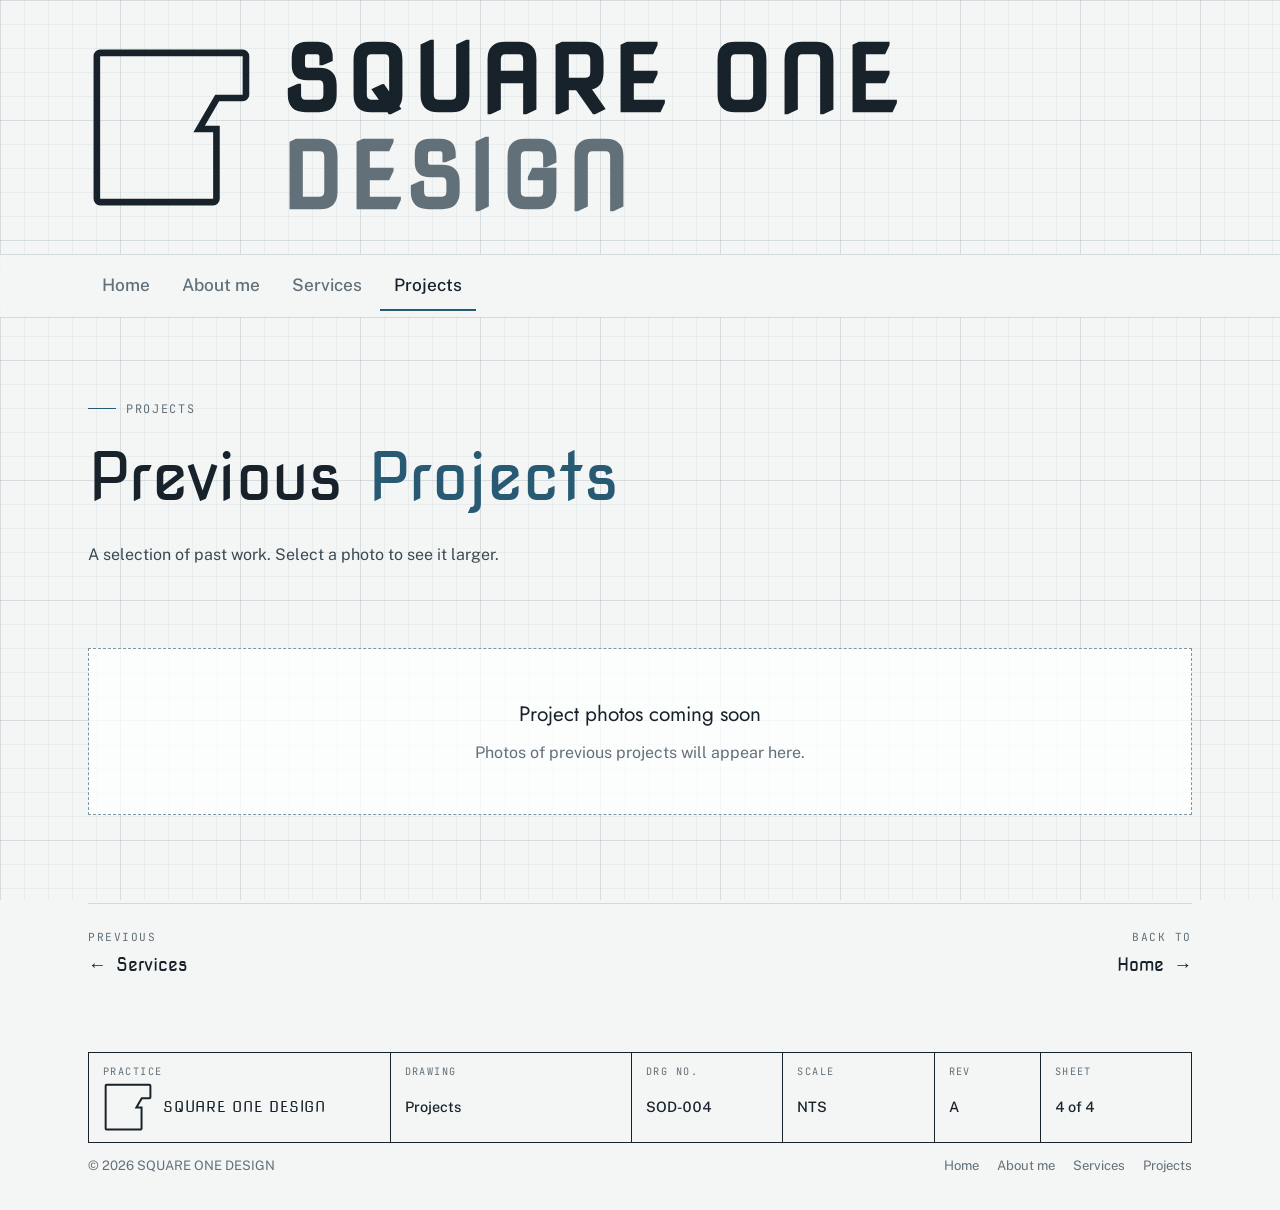
<file: projects.html>
<!doctype html>
<html lang="en-GB">
<head>
<meta charset="utf-8">
<meta name="viewport" content="width=device-width, initial-scale=1, viewport-fit=cover">
<meta name="description" content="Square One Design — architectural design, planning applications and Building Regulations drawings, with over 40 years of experience.">
<meta property="og:title" content="Square One Design">
<meta property="og:description" content="Turning ideas into clear plans. Architectural design, planning and CAD drawings.">
<link rel="icon" href="favicon.svg" type="image/svg+xml">
<title>Projects – Square One Design</title>
<link rel="preconnect" href="https://fonts.googleapis.com">
<link rel="preconnect" href="https://fonts.gstatic.com" crossorigin>
<link rel="stylesheet" href="https://fonts.googleapis.com/css2?family=Jost:wght@300;400;500&family=Nova+Square&family=Public+Sans:wght@400;500;600&family=JetBrains+Mono:wght@400&display=swap">
<link rel="stylesheet" href="css/style.css">
</head>
<body>
<div class="backdrop" aria-hidden="true">
</div>

<div class="site">
  <header class="masthead">
    <div class="wrap">
      <a class="brand" href="index.html" aria-label="Square One Design — home">
        <svg class="logo" viewBox="0 0 960 960" aria-hidden="true"><path d="M51 70A19 19 0 0 1 70 51H891A19 19 0 0 1 910 70V292A19 19 0 0 1 891 311H744L640 490H740V892A19 19 0 0 1 721 911H70A19 19 0 0 1 51 892Z"/></svg>
        <span class="wordmark"><span class="wm-1">Square One</span> <span class="wm-2">Design</span></span>
      </a>
    </div>
  </header>
  <div class="navbar">
    <div class="wrap">
      <nav class="nav" aria-label="Main">
        <a href="index.html">Home</a>
        <a href="about.html">About me</a>
        <a href="services.html">Services</a>
        <a href="projects.html" aria-current="page">Projects</a>
      </nav>
    </div>
  </div>

  <main class="wrap">

    <!-- PROJECTS -->
    <section class="page" id="page-projects">
      <p class="eyebrow">Projects</p>
      <h1>Previous <em>Projects</em></h1>
      <p class="proj-intro">A selection of past work. Select a photo to see it larger.</p>

      <div class="gallery" id="gallery"></div>
      <div class="empty" id="empty" hidden>
        <strong>Project photos coming soon</strong>
        <span id="empty-text">Photos of previous projects will appear here.</span>
      </div>

      <nav class="pager" aria-label="Pages">
        <a href="services.html"><span class="k">Previous</span><span class="t"><span class="arrow" aria-hidden="true">←</span> Services</span></a>
        <a class="next" href="index.html"><span class="k">Back to</span><span class="t">Home <span class="arrow" aria-hidden="true">→</span></span></a>
      </nav>
    </section>
  </main>

  <footer class="foot wrap">
    <div class="titleblock" aria-label="Drawing title block">
      <div class="tb"><span class="k">Practice</span><span class="v brandv tb-brand"><svg class="logo" viewBox="0 0 960 960" aria-hidden="true"><path d="M51 70A19 19 0 0 1 70 51H891A19 19 0 0 1 910 70V292A19 19 0 0 1 891 311H744L640 490H740V892A19 19 0 0 1 721 911H70A19 19 0 0 1 51 892Z"/></svg>Square One Design</span></div>
      <div class="tb"><span class="k">Drawing</span><span class="v">Projects</span></div>
      <div class="tb"><span class="k">Drg no.</span><span class="v">SOD-004</span></div>
      <div class="tb"><span class="k">Scale</span><span class="v">NTS</span></div>
      <div class="tb"><span class="k">Rev</span><span class="v">A</span></div>
      <div class="tb"><span class="k">Sheet</span><span class="v">4 of 4</span></div>
    </div>
    <div class="foot-meta">
      <span>© 2026 SQUARE ONE DESIGN</span>
      <nav aria-label="Footer">
        <a href="index.html">Home</a>
        <a href="about.html">About me</a>
        <a href="services.html">Services</a>
        <a href="projects.html">Projects</a>
      </nav>
    </div>
  </footer>
</div>

<div class="lightbox" id="lightbox" hidden role="dialog" aria-modal="true" aria-label="Project photo">
  <div class="lb-top"><button class="lb-btn" type="button" id="lb-close">Close ✕</button></div>
  <div class="lb-stage"><img id="lb-img" alt=""></div>
  <div class="lb-foot">
    <div class="lb-cap"><h3 id="lb-title"></h3><p id="lb-caption"></p></div>
    <div class="lb-nav">
      <button class="lb-btn" type="button" id="lb-prev" aria-label="Previous photo">←</button>
      <button class="lb-btn" type="button" id="lb-next" aria-label="Next photo">→</button>
    </div>
  </div>
</div>

<script src="js/projects.js"></script>
</body>
</html>
</file>
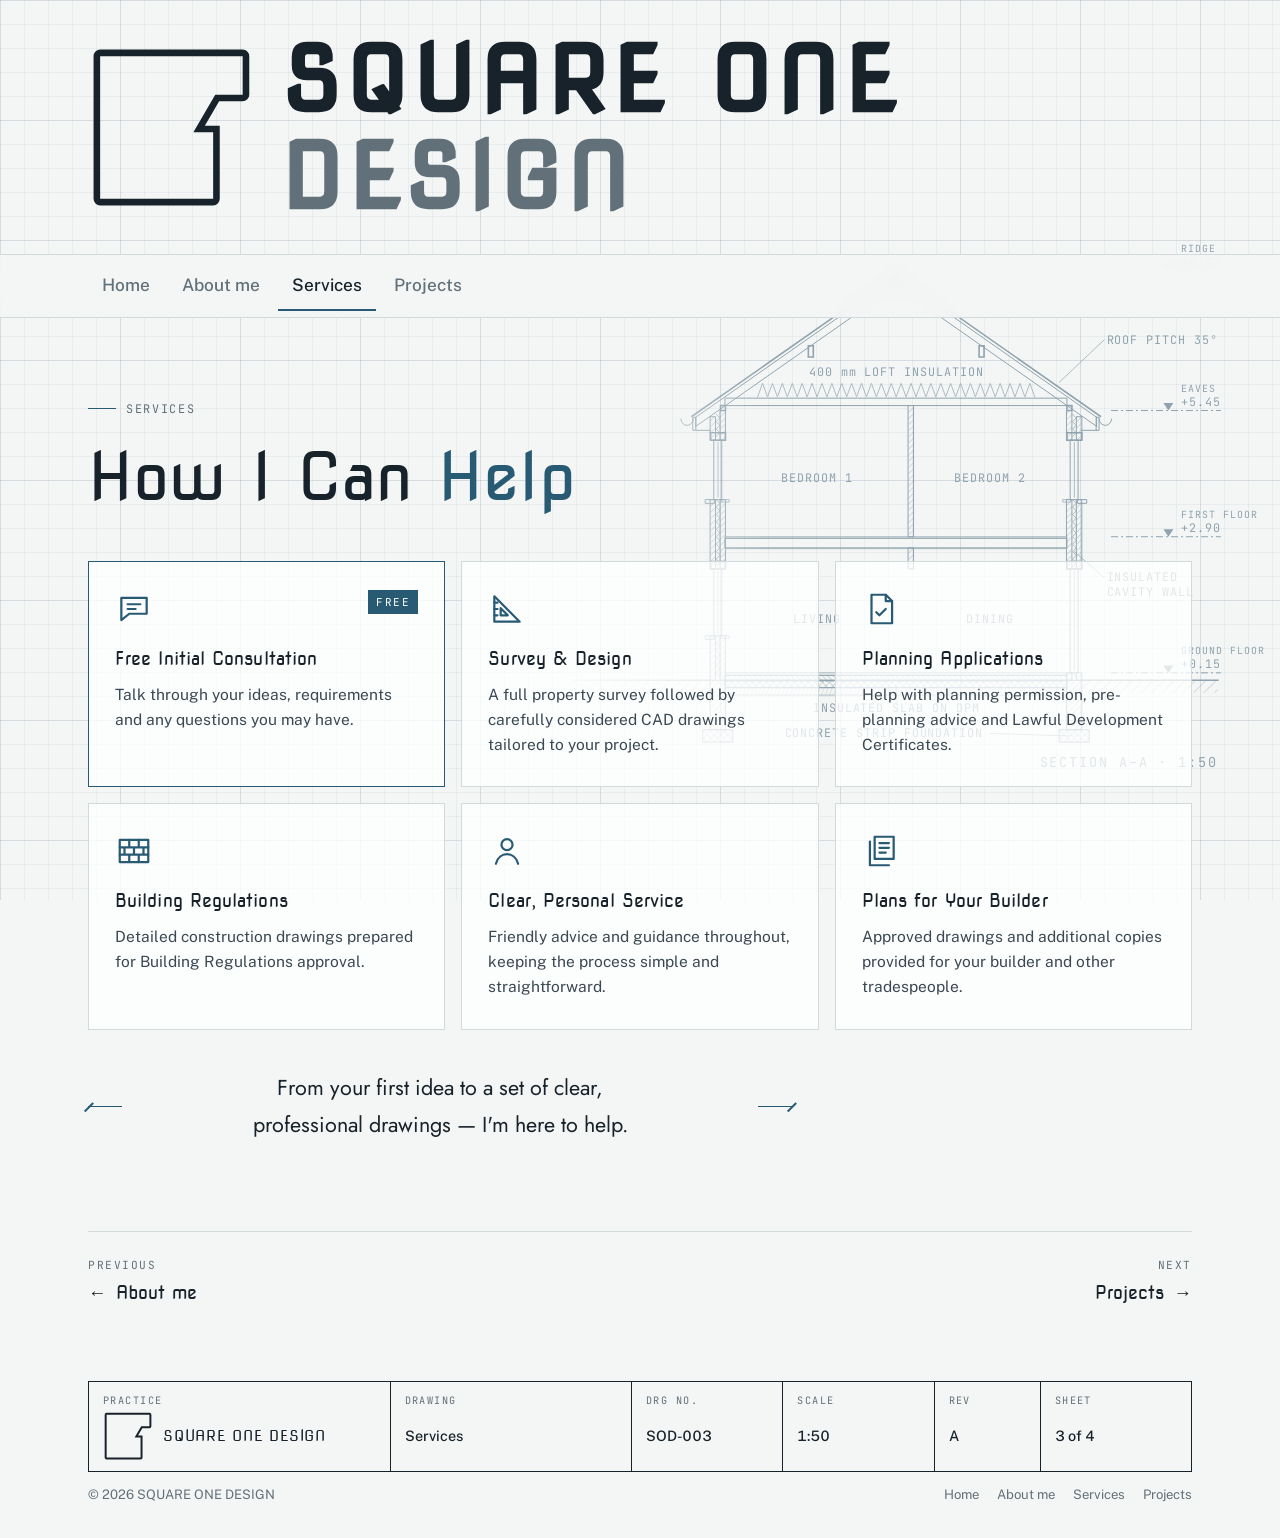
<file: services.html>
<!doctype html>
<html lang="en-GB">
<head>
<meta charset="utf-8">
<meta name="viewport" content="width=device-width, initial-scale=1, viewport-fit=cover">
<meta name="description" content="Square One Design — architectural design, planning applications and Building Regulations drawings, with over 40 years of experience.">
<meta property="og:title" content="Square One Design">
<meta property="og:description" content="Turning ideas into clear plans. Architectural design, planning and CAD drawings.">
<link rel="icon" href="favicon.svg" type="image/svg+xml">
<title>Services – Square One Design</title>
<link rel="preconnect" href="https://fonts.googleapis.com">
<link rel="preconnect" href="https://fonts.gstatic.com" crossorigin>
<link rel="stylesheet" href="https://fonts.googleapis.com/css2?family=Jost:wght@300;400;500&family=Nova+Square&family=Public+Sans:wght@400;500;600&family=JetBrains+Mono:wght@400&display=swap">
<link rel="stylesheet" href="css/style.css">
</head>
<body>
<div class="backdrop" aria-hidden="true">
  <svg class="dwg is-on" id="dwg-sect" viewBox="0 0 600 470" xmlns="http://www.w3.org/2000/svg"><defs><pattern id="he2" width="6" height="6" patternUnits="userSpaceOnUse" patternTransform="rotate(45)"><line class="hl" x1="0" y1="0" x2="0" y2="6"/></pattern><pattern id="hs" width="3.5" height="3.5" patternUnits="userSpaceOnUse" patternTransform="rotate(45)"><line class="hl" x1="0" y1="0" x2="0" y2="3.5"/></pattern><pattern id="hc" width="4" height="4" patternUnits="userSpaceOnUse" patternTransform="rotate(45)"><line class="hl" x1="0" y1="0" x2="0" y2="4"/><line class="hl" x1="0" y1="0" x2="4" y2="0"/></pattern><pattern id="hi" width="3" height="3" patternUnits="userSpaceOnUse" patternTransform="rotate(-45)"><line class="hl" x1="0" y1="0" x2="0" y2="3"/></pattern><pattern id="hh" width="3" height="3" patternUnits="userSpaceOnUse" patternTransform="rotate(20)"><line class="hl" x1="0" y1="0" x2="0" y2="3"/></pattern></defs><rect class="" x="40" y="392" width="110" height="10" style="fill:url(#he2);stroke:none"/><line class="d heavy" x1="40" y1="392" x2="150" y2="392"/><rect class="" x="450" y="392" width="110" height="10" style="fill:url(#he2);stroke:none"/><line class="d heavy" x1="450" y1="392" x2="560" y2="392"/><rect class="d" x="150" y="392" width="12" height="40" style="fill:url(#hs)"/><rect class="d" x="144" y="432" width="24" height="10" style="fill:url(#hc)"/><rect class="d" x="158" y="356" width="4" height="36" style="fill:url(#hs)"/><rect class="d" x="150" y="356" width="4" height="36" style="fill:url(#hs)"/><path class="d thin" d="M154.6 356 L157.4 359 L154.6 362 L157.4 365 L154.6 368 L157.4 371 L154.6 374 L157.4 377 L154.6 380 L157.4 383 L154.6 386 L157.4 389"/><rect class="d" x="158" y="246" width="4" height="56" style="fill:url(#hs)"/><rect class="d" x="150" y="246" width="4" height="56" style="fill:url(#hs)"/><path class="d thin" d="M154.6 246 L157.4 249 L154.6 252 L157.4 255 L154.6 258 L157.4 261 L154.6 264 L157.4 267 L154.6 270 L157.4 273 L154.6 276 L157.4 279 L154.6 282 L157.4 285 L154.6 288 L157.4 291 L154.6 294 L157.4 297 L154.6 300"/><rect class="d" x="158" y="174" width="4" height="24" style="fill:url(#hs)"/><rect class="d" x="150" y="179" width="4" height="19" style="fill:url(#hs)"/><path class="d thin" d="M154.6 177 L157.4 180 L154.6 183 L157.4 186 L154.6 189 L157.4 192 L154.6 195"/><rect class="d heavy" x="150" y="296" width="12" height="6"/><rect class="d heavy" x="150" y="192" width="12" height="6"/><rect class="d" x="153" y="302" width="6" height="54"/><line class="d thin" x1="156" y1="304" x2="156" y2="354"/><rect class="d" x="146" y="356" width="7" height="3"/><rect class="d thin" x="159" y="356" width="6" height="2"/><rect class="d" x="153" y="198" width="6" height="48"/><line class="d thin" x1="156" y1="200" x2="156" y2="244"/><rect class="d" x="146" y="246" width="7" height="3"/><rect class="d thin" x="159" y="246" width="6" height="2"/><rect class="d heavy" x="158" y="170" width="4" height="4"/><rect class="d" x="438" y="392" width="12" height="40" style="fill:url(#hs)"/><rect class="d" x="432" y="432" width="24" height="10" style="fill:url(#hc)"/><rect class="d" x="438" y="386" width="4" height="6" style="fill:url(#hs)"/><rect class="d" x="446" y="386" width="4" height="6" style="fill:url(#hs)"/><path class="d thin" d="M442.6 386 L445.4 389"/><rect class="d" x="438" y="246" width="4" height="56" style="fill:url(#hs)"/><rect class="d" x="446" y="246" width="4" height="56" style="fill:url(#hs)"/><path class="d thin" d="M442.6 246 L445.4 249 L442.6 252 L445.4 255 L442.6 258 L445.4 261 L442.6 264 L445.4 267 L442.6 270 L445.4 273 L442.6 276 L445.4 279 L442.6 282 L445.4 285 L442.6 288 L445.4 291 L442.6 294 L445.4 297 L442.6 300"/><rect class="d" x="438" y="174" width="4" height="24" style="fill:url(#hs)"/><rect class="d" x="446" y="179" width="4" height="19" style="fill:url(#hs)"/><path class="d thin" d="M442.6 177 L445.4 180 L442.6 183 L445.4 186 L442.6 189 L445.4 192 L442.6 195"/><rect class="d heavy" x="438" y="296" width="12" height="6"/><rect class="d heavy" x="438" y="192" width="12" height="6"/><rect class="d" x="441" y="302" width="6" height="84"/><line class="d thin" x1="444" y1="304" x2="444" y2="384"/><rect class="d" x="441" y="198" width="6" height="48"/><line class="d thin" x1="444" y1="200" x2="444" y2="244"/><rect class="d" x="447" y="246" width="7" height="3"/><rect class="d thin" x="435" y="246" width="6" height="2"/><rect class="d heavy" x="438" y="170" width="4" height="4"/><rect class="d" x="310" y="285" width="4" height="17" style="fill:url(#hs)"/><rect class="d" x="310" y="170" width="4" height="106" style="fill:url(#hs)"/><rect class="d thin" x="162" y="386" width="276" height="2"/><rect class="d" x="162" y="388" width="276" height="4" style="fill:url(#hi)"/><rect class="d" x="162" y="392" width="276" height="6" style="fill:url(#hc)"/><line class="d dash2" x1="162" y1="392.6" x2="438" y2="392.6"/><rect class="d thin" x="162" y="398" width="276" height="6" style="fill:url(#hh)"/><rect class="d thin" x="162" y="276" width="276" height="1.2"/><rect class="d" x="162" y="277.2" width="276" height="7.8"/><line class="d thin" x1="162" y1="285.6" x2="438" y2="285.6"/><rect class="d" x="162" y="164" width="276" height="6"/><path class="d" d="M138 186.8 L299 74.07"/><path class="d" d="M138 179.48 L299 66.75"/><line class="d" x1="138" y1="186.8" x2="138" y2="179.48"/><path class="d heavy" d="M135 178.65 L300 63.12"/><rect class="d" x="136" y="179.48" width="2" height="10.52"/><line class="d" x1="138" y1="190" x2="150" y2="190"/><path class="d" d="M126 181 A5 5 0 0 0 136 181"/><rect class="d heavy" x="229" y="121.69" width="4" height="9"/><path class="d" d="M462 186.8 L301 74.07"/><path class="d" d="M462 179.48 L301 66.75"/><line class="d" x1="462" y1="186.8" x2="462" y2="179.48"/><path class="d heavy" d="M465 178.65 L300 63.12"/><rect class="d" x="462" y="179.48" width="2" height="10.52"/><line class="d" x1="462" y1="190" x2="450" y2="190"/><path class="d" d="M464 181 A5 5 0 0 0 474 181"/><rect class="d heavy" x="367" y="121.69" width="4" height="9"/><rect class="d" x="299" y="64.05" width="2" height="16"/><path class="d" d="M294 64.12 A6 6 0 0 1 306 64.12"/><path class="d thin" d="M188 163 L192 152 L196 163 L200 152 L204 163 L208 152 L212 163 L216 152 L220 163 L224 152 L228 163 L232 152 L236 163 L240 152 L244 163 L248 152 L252 163 L256 152 L260 163 L264 152 L268 163 L272 152 L276 163 L280 152 L284 163 L288 152 L292 163 L296 152 L300 163 L304 152 L308 163 L312 152 L316 163 L320 152 L324 163 L328 152 L332 163 L336 152 L340 163 L344 152 L348 163 L352 152 L356 163 L360 152 L364 163 L368 152 L372 163 L376 152 L380 163 L384 152 L388 163 L392 152 L396 163 L400 152 L404 163 L408 152 L412 163"/><text x="236" y="346" text-anchor="middle">LIVING</text><text x="376" y="346" text-anchor="middle">DINING</text><text x="236" y="232" text-anchor="middle">BEDROOM 1</text><text x="376" y="232" text-anchor="middle">BEDROOM 2</text><text x="300" y="146" text-anchor="middle">400 mm LOFT INSULATION</text><text x="300" y="418" text-anchor="middle">INSULATED SLAB ON DPM</text><line class="d thin" x1="300" y1="410" x2="300" y2="397"/><text x="290" y="438" text-anchor="middle">CONCRETE STRIP FOUNDATION</text><line class="d thin" x1="376" y1="435" x2="440" y2="437"/><text x="470" y="120">ROOF PITCH 35°</text><line class="d thin" x1="468" y1="117" x2="432" y2="151"/><text x="470" y="312">INSULATED</text><text x="470" y="324">CAVITY WALL</text><line class="d thin" x1="468" y1="309" x2="444" y2="288"/><line class="d dash" x1="474" y1="61.12" x2="562" y2="61.12"/><path class="solid" d="M520 61.12 L516 55.12 L524 55.12 Z"/><text x="530" y="57.12">+8.27</text><text x="530" y="46.12" class="sm">RIDGE</text><line class="d dash" x1="474" y1="174" x2="562" y2="174"/><path class="solid" d="M520 174 L516 168 L524 168 Z"/><text x="530" y="170">+5.45</text><text x="530" y="159" class="sm">EAVES</text><line class="d dash" x1="474" y1="276" x2="562" y2="276"/><path class="solid" d="M520 276 L516 270 L524 270 Z"/><text x="530" y="272">+2.90</text><text x="530" y="261" class="sm">FIRST FLOOR</text><line class="d dash" x1="474" y1="386" x2="562" y2="386"/><path class="solid" d="M520 386 L516 380 L524 380 Z"/><text x="530" y="382">+0.15</text><text x="530" y="371" class="sm">GROUND FLOOR</text><text x="560" y="462" text-anchor="end" class="big">SECTION A–A · 1:50</text></svg>
</div>

<div class="site">
  <header class="masthead">
    <div class="wrap">
      <a class="brand" href="index.html" aria-label="Square One Design — home">
        <svg class="logo" viewBox="0 0 960 960" aria-hidden="true"><path d="M51 70A19 19 0 0 1 70 51H891A19 19 0 0 1 910 70V292A19 19 0 0 1 891 311H744L640 490H740V892A19 19 0 0 1 721 911H70A19 19 0 0 1 51 892Z"/></svg>
        <span class="wordmark"><span class="wm-1">Square One</span> <span class="wm-2">Design</span></span>
      </a>
    </div>
  </header>
  <div class="navbar">
    <div class="wrap">
      <nav class="nav" aria-label="Main">
        <a href="index.html">Home</a>
        <a href="about.html">About me</a>
        <a href="services.html" aria-current="page">Services</a>
        <a href="projects.html">Projects</a>
      </nav>
    </div>
  </div>

  <main class="wrap">

    <!-- SERVICES -->
    <section class="page" id="page-services">
      <p class="eyebrow">Services</p>
      <h1>How I Can <em>Help</em></h1>

      <div class="svc-grid">
        <article class="svc featured">
          <div class="svc-head">
            <svg viewBox="0 0 24 24" aria-hidden="true"><path d="M4 5h16v10H9l-5 4z"/><path d="M8 9h8M8 12h5"/></svg>
            <span class="tag">Free</span>
          </div>
          <h3>Free Initial Consultation</h3>
          <p>Talk through your ideas, requirements and any questions you may have.</p>
        </article>
        <article class="svc">
          <svg viewBox="0 0 24 24" aria-hidden="true"><path d="M4 20V4l16 16z"/><path d="M8 16v-4.5l4.5 4.5z"/><path d="M4 8h2M4 12h2M4 16h2"/></svg>
          <h3>Survey &amp; Design</h3>
          <p>A full property survey followed by carefully considered CAD drawings tailored to your project.</p>
        </article>
        <article class="svc">
          <svg viewBox="0 0 24 24" aria-hidden="true"><path d="M6 3h9l4 4v14H6z"/><path d="M15 3v4h4"/><path d="M9 14l2 2 4-4"/></svg>
          <h3>Planning Applications</h3>
          <p>Help with planning permission, pre-planning advice and Lawful Development Certificates.</p>
        </article>
        <article class="svc">
          <svg viewBox="0 0 24 24" aria-hidden="true"><rect x="3" y="5" width="18" height="14"/><path d="M3 9.7h18M3 14.3h18M9 5v4.7M15 5v4.7M6 9.7v4.6M12 9.7v4.6M18 9.7v4.6M9 14.3V19M15 14.3V19"/></svg>
          <h3>Building Regulations</h3>
          <p>Detailed construction drawings prepared for Building Regulations approval.</p>
        </article>
        <article class="svc">
          <svg viewBox="0 0 24 24" aria-hidden="true"><circle cx="12" cy="8" r="3.5"/><path d="M5 20c1-4 4-6 7-6s6 2 7 6"/></svg>
          <h3>Clear, Personal Service</h3>
          <p>Friendly advice and guidance throughout, keeping the process simple and straightforward.</p>
        </article>
        <article class="svc">
          <svg viewBox="0 0 24 24" aria-hidden="true"><path d="M8 3h12v14H8z"/><path d="M5 6v15h12"/><path d="M11 7h6M11 10h6M11 13h4"/></svg>
          <h3>Plans for Your Builder</h3>
          <p>Approved drawings and additional copies provided for your builder and other tradespeople.</p>
        </article>
      </div>

      <p class="dim"><span class="dim-rule only-left"></span><span class="dim-text">From your first idea to a set of clear, professional drawings — I'm here to help.</span><span class="dim-rule only-right"></span></p>

      <nav class="pager" aria-label="Pages">
        <a href="about.html"><span class="k">Previous</span><span class="t"><span class="arrow" aria-hidden="true">←</span> About me</span></a>
        <a class="next" href="projects.html"><span class="k">Next</span><span class="t">Projects <span class="arrow" aria-hidden="true">→</span></span></a>
      </nav>
    </section>

  </main>

  <footer class="foot wrap">
    <div class="titleblock" aria-label="Drawing title block">
      <div class="tb"><span class="k">Practice</span><span class="v brandv tb-brand"><svg class="logo" viewBox="0 0 960 960" aria-hidden="true"><path d="M51 70A19 19 0 0 1 70 51H891A19 19 0 0 1 910 70V292A19 19 0 0 1 891 311H744L640 490H740V892A19 19 0 0 1 721 911H70A19 19 0 0 1 51 892Z"/></svg>Square One Design</span></div>
      <div class="tb"><span class="k">Drawing</span><span class="v">Services</span></div>
      <div class="tb"><span class="k">Drg no.</span><span class="v">SOD-003</span></div>
      <div class="tb"><span class="k">Scale</span><span class="v">1:50</span></div>
      <div class="tb"><span class="k">Rev</span><span class="v">A</span></div>
      <div class="tb"><span class="k">Sheet</span><span class="v">3 of 4</span></div>
    </div>
    <div class="foot-meta">
      <span>© 2026 SQUARE ONE DESIGN</span>
      <nav aria-label="Footer">
        <a href="index.html">Home</a>
        <a href="about.html">About me</a>
        <a href="services.html">Services</a>
        <a href="projects.html">Projects</a>
      </nav>
    </div>
  </footer>
</div>
</body>
</html>
</file>
<file: css/style.css>
/* Layout: drafting sheet — text column on the left, a faint architectural drawing on the right that changes per page, title block as footer */
:root {
  --paper: #F4F6F5;
  --panel: rgba(255, 255, 255, 0.74);
  --ink: #18222A;
  --ink-soft: #3A4852;
  --muted: #627079;
  --rule: #D3DADC;
  --line: #7F95A2;
  --grid: rgba(127, 149, 162, 0.10);
  --grid-major: rgba(127, 149, 162, 0.18);
  --accent: #285A74;
  --accent-ink: #FFFFFF;
  --danger: #B4372F;

  --title: "Nova Square", "Jost", "Futura", "Century Gothic", sans-serif;
  --display: "Jost", "Futura", "Century Gothic", "Avenir Next", sans-serif;
  --body: "Public Sans", "Helvetica Neue", Arial, sans-serif;
  --mono: "JetBrains Mono", ui-monospace, "SFMono-Regular", Menlo, monospace;
}
@media (prefers-color-scheme: dark) {
  :root:not([data-theme="light"]) {
    --paper: #11171D;
    --panel: rgba(20, 28, 36, 0.78);
    --ink: #E6ECEE;
    --ink-soft: #C3CDD2;
    --muted: #93A2AB;
    --rule: #2A3640;
    --line: #5C7687;
    --grid: rgba(92, 118, 135, 0.12);
    --grid-major: rgba(92, 118, 135, 0.22);
    --accent: #8DBAD2;
    --accent-ink: #0D141A;
    --danger: #F08A80;
    color-scheme: dark;
  }
}
:root[data-theme="dark"] {
  --paper: #11171D;
  --panel: rgba(20, 28, 36, 0.78);
  --ink: #E6ECEE;
  --ink-soft: #C3CDD2;
  --muted: #93A2AB;
  --rule: #2A3640;
  --line: #5C7687;
  --grid: rgba(92, 118, 135, 0.12);
  --grid-major: rgba(92, 118, 135, 0.22);
  --accent: #8DBAD2;
  --accent-ink: #0D141A;
  --danger: #F08A80;
  color-scheme: dark;
}

* { box-sizing: border-box; }
img { max-width: 100%; }
[hidden] { display: none !important; }
html, body { min-height: 100%; }
body {
  margin: 0;
  background: var(--paper);
  color: var(--ink);
  font: 400 1rem/1.7 var(--body);
  -webkit-font-smoothing: antialiased;
}
a { color: inherit; }
:focus-visible { outline: 2px solid var(--accent); outline-offset: 3px; }

/* ---------- Backdrop: drafting grid + drawings ---------- */
.backdrop {
  position: fixed; inset: 0; z-index: 0; pointer-events: none; overflow: hidden;
  background-image:
    linear-gradient(var(--grid-major) 1px, transparent 1px),
    linear-gradient(90deg, var(--grid-major) 1px, transparent 1px),
    linear-gradient(var(--grid) 1px, transparent 1px),
    linear-gradient(90deg, var(--grid) 1px, transparent 1px);
  background-size: 120px 120px, 120px 120px, 24px 24px, 24px 24px;
}
.dwg {
  position: absolute; right: clamp(-30px, 1vw, 40px); top: 54%;
  width: min(58vw, 800px); max-width: none; height: auto;
  transform: translateY(-50%);
  color: var(--line);
  opacity: 0; transition: opacity .7s ease;
  -webkit-mask-image: linear-gradient(to right, transparent 0%, #000 32%);
  mask-image: linear-gradient(to right, transparent 0%, #000 32%);
}
.dwg.is-on { opacity: .85; }
.dwg .d { fill: none; stroke: currentColor; stroke-width: 1; vector-effect: non-scaling-stroke; stroke-linecap: square; }
.dwg .heavy { stroke-width: 1.6; }
.dwg .dash { stroke-dasharray: 6 4 1 4; }
.dwg .solid { fill: currentColor; stroke: none; }
.dwg .cut { fill: var(--paper); stroke: none; }
.dwg text { font-family: var(--mono); font-size: 9.5px; letter-spacing: .08em; fill: currentColor; stroke: none; }
.dwg text.big { font-size: 11px; letter-spacing: .14em; }
.dwg .thin { opacity: .7; }
.dwg .dash2 { stroke-dasharray: 3 2; }
.dwg .hl { stroke: currentColor; stroke-width: .55; }
.dwg text.sm { font-size: 8px; letter-spacing: .1em; }

/* ---------- Shell ---------- */
.site { position: relative; z-index: 1; min-height: 100vh; display: flex; flex-direction: column; }
.wrap { width: 100%; max-width: 1200px; margin-inline: auto; padding-inline: clamp(16px, 4vw, 48px); }

/* Masthead: large logo + two-line name, scrolls away; the menu bar below stays put */
.masthead { border-bottom: 1px solid var(--rule); }
.masthead .wrap { padding-block: clamp(18px, 3.2vw, 34px); }
.brand {
  display: inline-flex; align-items: center; gap: .32em; text-decoration: none; min-width: 0; color: var(--ink);
  font-size: clamp(1.8rem, 7.4vw, 5.6rem);
}
/* Logo: traced from the Square One Design mark; colour follows the theme */
.logo { width: 1.86em; height: 1.86em; flex: none; color: var(--ink); display: block; }
.logo path { fill: none; stroke: currentColor; stroke-width: 38; stroke-linejoin: miter; }
.brand:hover .logo { color: var(--accent); }
.tb-brand { display: flex; align-items: center; gap: 10px; }
.tb-brand .logo { width: 50px; height: 50px; }
.wordmark {
  font-family: var(--title); font-weight: 400; font-size: 1em; line-height: 1; letter-spacing: .06em;
  text-transform: uppercase; display: grid; gap: .08em;
  -webkit-text-stroke: .05em currentColor; paint-order: stroke fill;
}
.wm-1, .wm-2 { display: block; white-space: nowrap; }
.wm-2 { color: var(--muted); }

.navbar {
  position: sticky; top: env(safe-area-inset-top, 0px); z-index: 5;
  background: color-mix(in srgb, var(--paper) 88%, transparent);
  -webkit-backdrop-filter: blur(10px); backdrop-filter: blur(10px);
  border-bottom: 1px solid var(--rule);
}
.navbar .wrap { padding-block: 6px; }
.nav { display: flex; gap: 4px; flex-wrap: wrap; }
.nav a {
  font-size: 1.08rem; font-weight: 500; text-decoration: none; color: var(--muted);
  padding: 10px 14px; transition: color .2s, box-shadow .2s;
}
.nav a:hover { color: var(--ink); }
.nav a[aria-current="page"] { color: var(--ink); box-shadow: inset 0 -2px 0 var(--accent); }

main { flex: 1; padding-block: clamp(48px, 9vh, 104px) 72px; }
.page { animation: rise .55s cubic-bezier(.2,.7,.2,1) both; }
@keyframes rise { from { opacity: .35; transform: translateY(10px); } to { opacity: 1; transform: none; } }

/* ---------- Type ---------- */
.eyebrow {
  display: flex; align-items: center; gap: 10px;
  font-family: var(--mono); font-size: .74rem; letter-spacing: .14em; text-transform: uppercase; color: var(--muted);
  margin: 0 0 22px;
}
.eyebrow::before { content: ""; width: 28px; height: 1px; background: var(--accent); }
h1 {
  font-family: var(--title); font-weight: 400;
  font-size: clamp(2.1rem, 5.4vw, 4.1rem); line-height: 1.1; letter-spacing: 0;
  margin: 0 0 28px; max-width: 15ch; text-wrap: balance;
}
h1 em { font-style: normal; font-weight: 400; color: var(--accent); }
h2 { font-family: var(--title); font-weight: 400; font-size: 1.5rem; line-height: 1.2; margin: 0; text-wrap: balance; }
h3 { font-family: var(--title); font-weight: 400; font-size: 1.1rem; line-height: 1.25; margin: 0; letter-spacing: .005em; text-wrap: balance; }
.prose { max-width: 38rem; display: grid; gap: 18px; }
.prose p { margin: 0; color: var(--ink-soft); }
.prose .lead { font-size: 1.2rem; line-height: 1.6; color: var(--ink); }

/* Dimension-line statement: |/—— text ——/| */
.dim { display: flex; align-items: center; gap: 16px; margin: 40px 0 0; max-width: 44rem; }
.dim-text { font-family: var(--display); font-size: clamp(1.1rem, 2.2vw, 1.35rem); font-weight: 400; color: var(--ink); text-align: center; text-wrap: balance; }
.dim-rule { flex: 1 1 40px; min-width: 24px; height: 1px; background: var(--accent); position: relative; }
.dim-rule::before, .dim-rule::after {
  content: ""; position: absolute; top: 50%; width: 1.5px; height: 12px; background: var(--accent);
  transform: translateY(-50%) rotate(45deg);
}
.dim-rule::before { left: 0; }
.dim-rule::after { right: 0; }
.dim-rule.only-left::after, .dim-rule.only-right::before { display: none; }

/* ---------- Buttons ---------- */
.actions { display: flex; flex-wrap: wrap; gap: 12px; margin-top: 40px; }
.btn {
  display: inline-flex; align-items: center; gap: 10px;
  padding: 13px 22px; font: 500 .95rem/1 var(--body); text-decoration: none;
  border: 1px solid var(--ink); border-radius: 2px; transition: background .2s, color .2s, border-color .2s;
}
.btn-primary { background: var(--accent); border-color: var(--accent); color: var(--accent-ink); }
.btn-primary:hover { background: var(--ink); border-color: var(--ink); color: var(--paper); }
.btn-ghost { background: var(--panel); color: var(--ink); }
.btn-ghost:hover { border-color: var(--accent); color: var(--accent); }
.arrow { transition: transform .2s; }
.btn:hover .arrow, .card-link:hover .arrow, .pager a:hover .arrow { transform: translateX(4px); }

/* ---------- Home: process chain ---------- */
.process { display: grid; grid-template-columns: repeat(4, minmax(0, 1fr)); margin-top: 88px; max-width: 64rem; }
.step { position: relative; border-top: 1px solid var(--ink); padding: 22px 22px 0 0; display: grid; gap: 8px; align-content: start; }
.step::before, .step:last-child::after {
  content: ""; position: absolute; top: -6px; width: 1.5px; height: 12px; background: var(--ink); transform: rotate(45deg);
}
.step::before { left: 0; }
.step:last-child::after { right: 0; }
.step-no { font-family: var(--mono); font-size: .74rem; letter-spacing: .12em; color: var(--accent); }
.step p { margin: 0; color: var(--muted); font-size: .94rem; line-height: 1.55; }

.card-links { display: grid; grid-template-columns: repeat(3, minmax(0, 1fr)); gap: 16px; margin-top: 72px; max-width: 72rem; }
.card-link {
  display: grid; gap: 8px; padding: 24px; text-decoration: none;
  background: var(--panel); border: 1px solid var(--rule); transition: border-color .2s;
}
.card-link:hover { border-color: var(--accent); }
.card-link .k { font-family: var(--mono); font-size: .72rem; letter-spacing: .14em; text-transform: uppercase; color: var(--muted); }
.card-link p { margin: 0; color: var(--ink-soft); font-size: .95rem; }
.card-link .go { color: var(--accent); font-weight: 500; font-size: .92rem; display: inline-flex; gap: 8px; margin-top: 6px; }

/* ---------- About ---------- */
.about-grid { display: grid; grid-template-columns: minmax(0, 1.55fr) minmax(0, 1fr); gap: clamp(32px, 6vw, 80px); align-items: start; max-width: 70rem; }
.facts { background: var(--panel); border: 1px solid var(--rule); padding: 8px 24px; margin: 0; }
.fact { display: grid; gap: 2px; padding-block: 16px; border-bottom: 1px solid var(--rule); }
.fact:last-child { border-bottom: 0; }
.fact dt { font-family: var(--mono); font-size: .72rem; letter-spacing: .14em; text-transform: uppercase; color: var(--accent); }
.fact dd { margin: 0; font-family: var(--display); font-size: 1.12rem; color: var(--ink); line-height: 1.35; }
.fact dd small { display: block; font-family: var(--body); font-size: .88rem; color: var(--muted); margin-top: 2px; }
.facts-title { font-family: var(--mono); font-size: .72rem; letter-spacing: .14em; text-transform: uppercase; color: var(--muted); padding: 16px 0 4px; }

/* ---------- Services ---------- */
.svc-grid { display: grid; grid-template-columns: repeat(3, minmax(0, 1fr)); gap: 16px; margin-top: 48px; }
.svc { background: var(--panel); border: 1px solid var(--rule); padding: 28px 26px 30px; display: grid; gap: 12px; align-content: start; }
.svc svg { width: 38px; height: 38px; color: var(--accent); margin-bottom: 8px; }
.svc svg * { fill: none; stroke: currentColor; stroke-width: 1.4; stroke-linejoin: round; stroke-linecap: round; }
.svc p { margin: 0; color: var(--ink-soft); font-size: .97rem; line-height: 1.6; }
.svc.featured { border-color: var(--accent); }
.svc .tag { justify-self: start; font-family: var(--mono); font-size: .68rem; letter-spacing: .14em; text-transform: uppercase; color: var(--accent-ink); background: var(--accent); padding: 3px 8px; }
.svc-head { display: flex; align-items: flex-start; justify-content: space-between; gap: 12px; }

/* ---------- Projects ---------- */
.proj-intro { max-width: 38rem; margin: 0; color: var(--ink-soft); }
.gallery { display: grid; grid-template-columns: repeat(auto-fill, minmax(min(100%, 280px), 1fr)); gap: 20px; margin-top: 40px; }
.shot { margin: 0; background: var(--panel); border: 1px solid var(--rule); display: grid; align-content: start; min-width: 0; }
.shot-img { display: block; width: 100%; padding: 0; border: 0; background: var(--rule); cursor: zoom-in; aspect-ratio: 4 / 3; max-width: 100%; overflow: hidden; }
.shot-img img { width: 100%; height: 100%; object-fit: cover; display: block; transition: transform .4s ease; }
.shot-img:hover img { transform: scale(1.02); }
.shot figcaption { padding: 16px 18px 18px; display: grid; gap: 4px; min-width: 0; }
.shot figcaption h3 { font-size: 1.02rem; }
.shot figcaption p { margin: 0; color: var(--muted); font-size: .93rem; line-height: 1.55; overflow-wrap: anywhere; }
.shot figcaption:empty { display: none; }
.empty { margin-top: 40px; border: 1px dashed var(--line); padding: 48px 24px; text-align: center; color: var(--muted); background: var(--panel); }
.empty strong { display: block; font-family: var(--display); font-weight: 400; font-size: 1.3rem; color: var(--ink); margin-bottom: 6px; }

/* Lightbox */
.lightbox { position: fixed; inset: 0; z-index: 30; background: rgba(10, 14, 18, .92); display: grid; grid-template-rows: auto minmax(0, 1fr) auto; padding: calc(12px + env(safe-area-inset-top, 0px)) 16px calc(16px + env(safe-area-inset-bottom, 0px)); }
.lb-top { display: flex; justify-content: flex-end; gap: 8px; }
.lb-btn { font: 500 .9rem/1 var(--body); color: #fff; background: transparent; border: 1px solid rgba(255,255,255,.35); padding: 10px 14px; border-radius: 2px; cursor: pointer; }
.lb-btn:hover { border-color: #fff; }
.lb-stage { display: flex; align-items: center; justify-content: center; min-height: 0; padding-block: 12px; }
.lb-stage img { max-width: 100%; max-height: 100%; object-fit: contain; }
.lb-foot { display: flex; align-items: center; justify-content: space-between; gap: 16px; color: #E6ECEE; max-width: 1100px; width: 100%; margin-inline: auto; }
.lb-cap { min-width: 0; }
.lb-cap h3 { color: #fff; }
.lb-cap p { margin: 2px 0 0; color: #B9C4CA; font-size: .92rem; }
.lb-nav { display: flex; gap: 8px; flex: none; }

/* ---------- Pager ---------- */
.pager { display: flex; justify-content: space-between; flex-wrap: wrap; gap: 16px; margin-top: 88px; padding-top: 24px; border-top: 1px solid var(--rule); }
.pager a { display: grid; gap: 2px; text-decoration: none; }
.pager a.next { text-align: right; margin-left: auto; }
.pager .k { font-family: var(--mono); font-size: .7rem; letter-spacing: .14em; text-transform: uppercase; color: var(--muted); }
.pager .t { font-family: var(--title); font-size: 1.15rem; display: inline-flex; gap: 10px; align-items: center; }
.pager a:hover .t { color: var(--accent); }

/* ---------- Footer title block ---------- */
.foot { padding-block: 0 32px; }
.titleblock {
  display: grid; grid-template-columns: 2fr 1.6fr 1fr 1fr .7fr 1fr; gap: 1px;
  background: var(--ink); border: 1px solid var(--ink);
}
.tb { background: var(--paper); padding: 10px 14px; display: grid; gap: 2px; min-width: 0; }
.tb .k { font-family: var(--mono); font-size: .64rem; letter-spacing: .14em; text-transform: uppercase; color: var(--muted); }
.tb .v { font-size: .9rem; font-weight: 500; overflow-wrap: anywhere; font-variant-numeric: tabular-nums; }
.tb .v.brandv { font-family: var(--title); font-weight: 400; font-size: .95rem; letter-spacing: .05em; text-transform: uppercase; }
.foot-meta { display: flex; justify-content: space-between; flex-wrap: wrap; gap: 8px 24px; margin-top: 12px; font-size: .82rem; color: var(--muted); }
.foot-meta nav { display: flex; gap: 18px; }
.foot-meta a { text-decoration: none; }
.foot-meta a:hover { color: var(--accent); }

/* ---------- Responsive ---------- */
@media (max-width: 960px) {
  .svc-grid { grid-template-columns: repeat(2, minmax(0, 1fr)); }
  .process { grid-template-columns: repeat(2, minmax(0, 1fr)); row-gap: 36px; }
  .step:nth-child(2)::after { content: ""; position: absolute; top: -6px; right: 0; width: 1.5px; height: 12px; background: var(--ink); transform: rotate(45deg); }
  .about-grid { grid-template-columns: minmax(0, 1fr); }
  .card-links { grid-template-columns: minmax(0, 1fr); max-width: 40rem; }
  .titleblock { grid-template-columns: repeat(3, minmax(0, 1fr)); }
}
@media (max-width: 760px) {
  .dwg { width: 130vw; right: -38vw; top: auto; bottom: 2vh; transform: none; -webkit-mask-image: none; mask-image: none; }
  .dwg.is-on { opacity: .26; }
}
@media (max-width: 600px) {
  .svc-grid, .card-links { grid-template-columns: minmax(0, 1fr); }
  .process { grid-template-columns: minmax(0, 1fr); }
  .step { padding-right: 0; }
  .step:nth-child(2)::after { display: none; }
  .titleblock { grid-template-columns: repeat(2, minmax(0, 1fr)); }
  .tb:first-child { grid-column: 1 / -1; }
  .nav a { padding: 8px 9px; font-size: 1rem; }
  .nav { gap: 0; }
}
@media (prefers-reduced-motion: reduce) {
  .page { animation: none; }
  .dwg, .arrow, .btn, .nav a { transition: none; }
}
</file>
